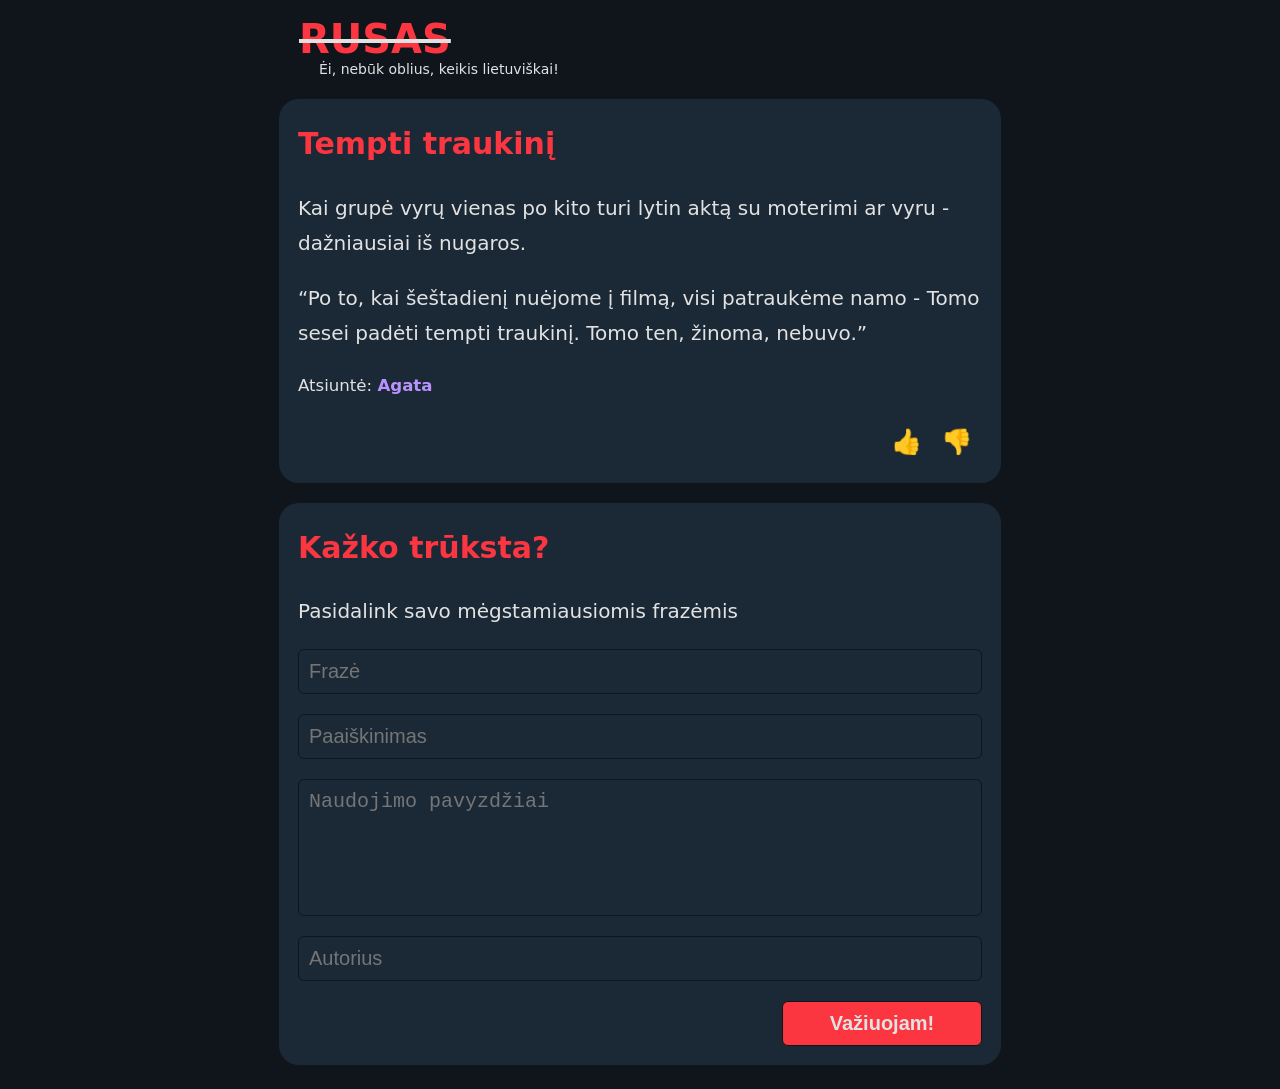
<file: index.html>
<!DOCTYPE html>
<html>

<head>
    <title>NE RUSAS!</title>

    <meta name="viewport" content="width=device-width,initial-scale=1.0">

    <link rel="shortcut icon" type="image/x-icon" href="/favicon.ico">
    <link rel="stylesheet" href="styles.css">

    <script>
        document.addEventListener("DOMContentLoaded", function () {
            document.getElementById("phrases-form").reset();
        });

        function vote(index, value) {
            var url = `https://script.google.com/macros/s/AKfycbwMn-xiY8OyLIW-1XOZmSYd-HQALoaVOdnyozWZDt3GkJEcA1gfvblkxogHv-oESNfn/exec?Id=${index}&Value=${value}&Origin=NERUSAS`;

            fetch(url, { method: 'GET', mode: 'no-cors' });

            alert(`Gavom!`)
        }
    </script>
</head>

<body>
    <nav>
        <h1><a href="#">RUSAS</a></h1>
        <p>Ėi, nebūk oblius, keikis lietuviškai!</p>
    </nav>
    <article>
        <h1>Tempti traukinį</h1>
        <p>Kai grupė vyrų vienas po kito turi lytin aktą su moterimi ar vyru - dažniausiai iš nugaros.</p>
        <ul>
            <li><q>Po to, kai šeštadienį nuėjome į filmą, visi patraukėme namo - Tomo sesei padėti tempti traukinį. Tomo ten, žinoma, nebuvo.</q></li>
        </ul>
        <h5>Atsiuntė: <span>Agata</span></h5>
        <div class="actions">
            <button onclick="vote(1, 1)">👍</button>
            <button onclick="vote(1, -1)">👎</button>
        </div>
    </article>
    <article id="share">
        <h1><a href="#share">Kažko trūksta?</a></h1>
        <p>Pasidalink savo mėgstamiausiomis frazėmis</p>
        <form id="phrases-form"
            action="https://script.google.com/macros/s/AKfycbzNOECMxsN4s8rq1jAb09-GsFYVl7hs7F3ykuSacollfTZQ1fVFWSATGRog4ThhXXbn-w/exec"
            method="POST">
            <input type="text" name="Name" placeholder="Frazė" required>
            <input type="text" name="Description" placeholder="Paaiškinimas" required>
            <textarea name="Usages" rows="5" cols="33" placeholder="Naudojimo pavyzdžiai" required></textarea>
            <input type="text" name="Author" placeholder="Autorius" required>
            <input type="text" name="Origin" value="NERUSAS" hidden />
            <button type="submit">Važiuojam!</button>
        </form>
    </article>
</body>

</html>
</file>
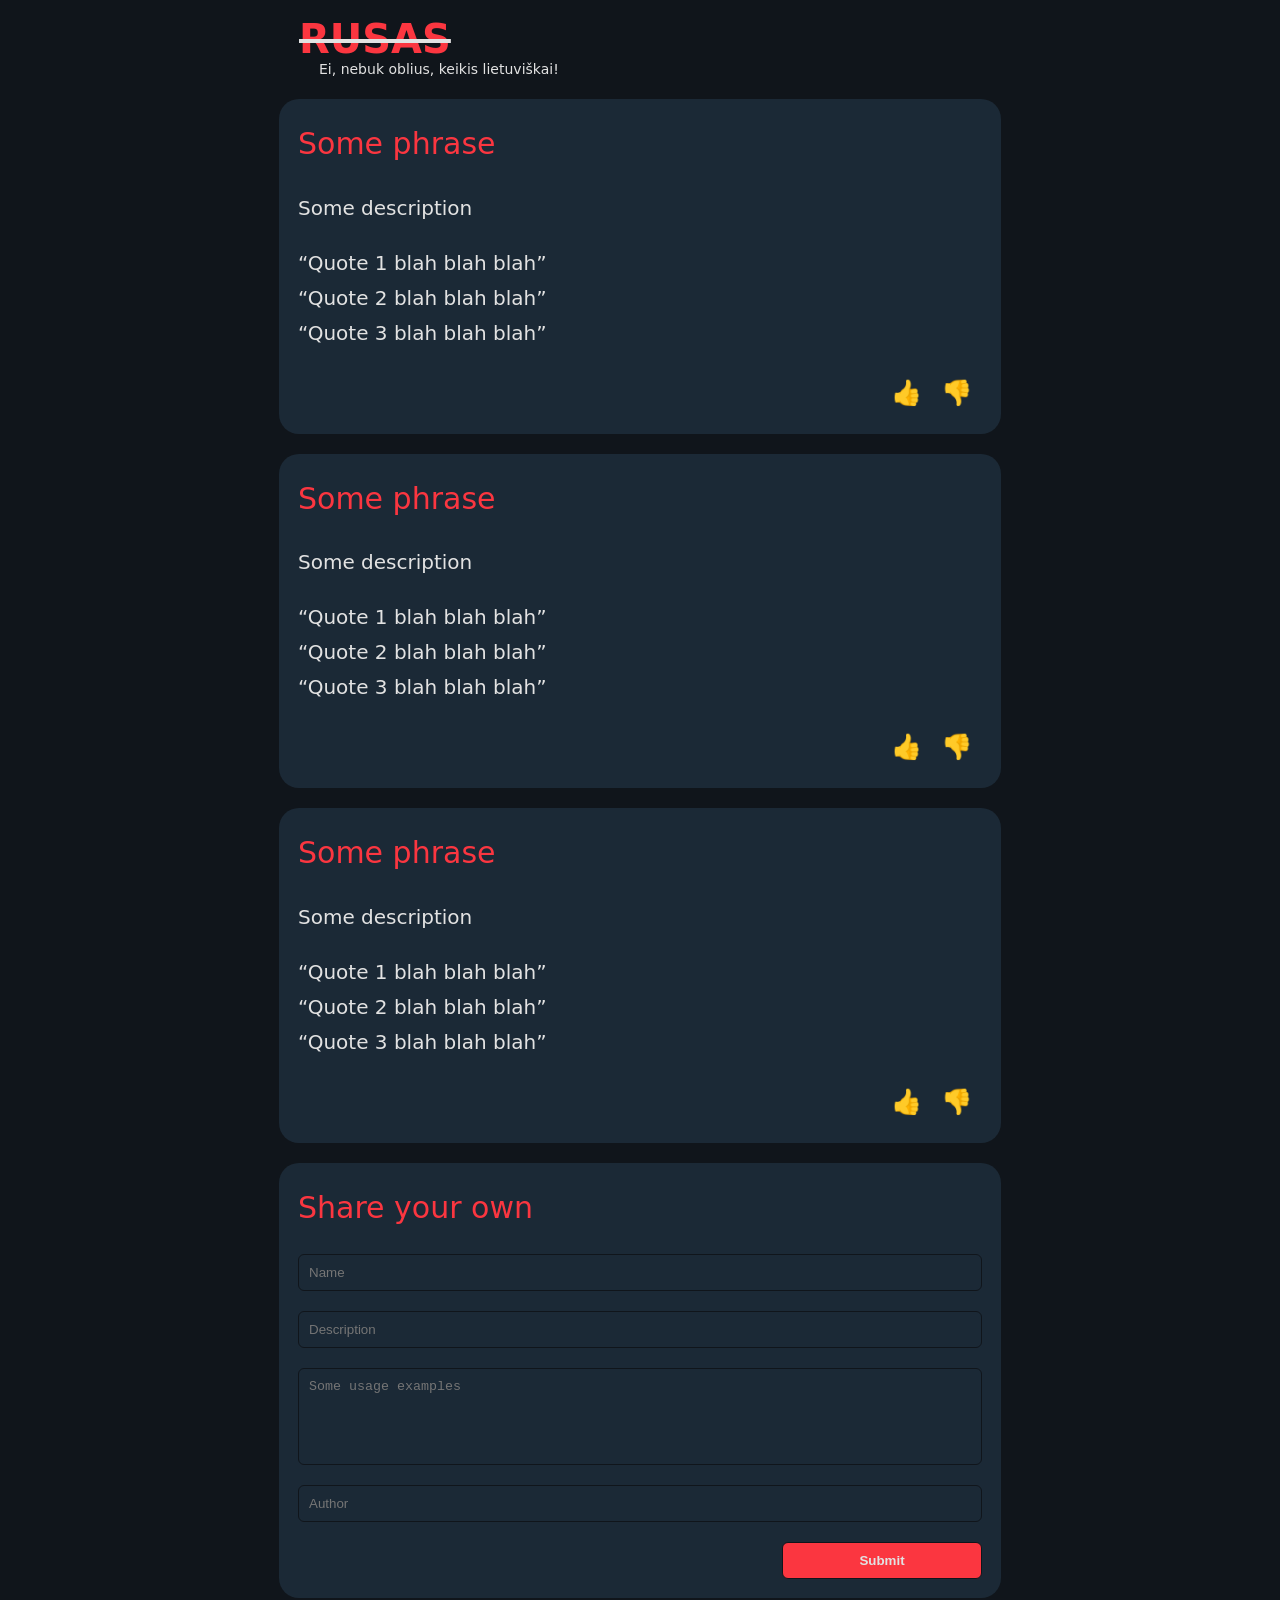
<file: idea.html>
<!DOCTYPE html>
<html>

<head>
    <title>NE RUSAS!</title>

    <link rel="shortcut icon" type="image/x-icon" href="/favicon.ico">

    <style>
        :root {
            --system-ui: system-ui, "Segoe UI", Roboto, Helvetica, Arial, sans-serif, "Apple Color Emoji", "Segoe UI Emoji", "Segoe UI Symbol";
            --background-color: #10151b;
            --secondary-color: #1b2936;
            --primary-color: #FB3640;
            --tertiary-color: #B892FF;;
            --text-color: #E2E2E2;
        }

        html {
            box-sizing: border-box;
            line-height: 1.75;
            font-size: 1.25em;
            font-family: var(--system-ui);
        }

        *,
        *:before,
        *:after {
            box-sizing: inherit;
        }

        body,
        h1,
        h2,
        h3,
        h4,
        h5,
        h6,
        p,
        ol,
        ul {
            margin: 0;
            padding: 0;
            font-weight: normal;
        }

        ol,
        ul {
            list-style: none;
        }

        a:link,
        a:visited,
        a:hover,
        a:active {
            color: var(--primary-color);
            text-decoration: none;
        }

        body {
            padding: calc(1vmin + .5rem);
            max-width: 38rem;
            margin: auto;
        }

        html {
            background-color: var(--background-color);
            color: var(--text-color);
        }

        body {
            display: flex;
            flex-direction: column;
            gap: 1rem;
        }

        form {
            display: flex;
            flex-direction: column;
            gap: 1rem;
            align-items: flex-end;
        }

        input,
        textarea {
            padding: .5rem;
            background-color: transparent;
            color: var(--text-color);
            border: 1px solid var(--background-color);
            border-radius: .3rem;
            width: 100%;
            resize: none;
        }

        form button {
            padding: .5rem;
            width: 10rem;
            background-color: var(--primary-color);
            color: var(--text-color);
            border: 1px solid var(--background-color);
            border-radius: .3rem;
            font-weight: 600;
        }

        article {
            padding: calc(1vmin + .5rem);
            border-radius: 1rem;
            background-color: var(--secondary-color);
            display: flex;
            flex-direction: column;
            gap: 1rem;
        }

        nav {
            padding-left: 1rem;
        }

        nav h1 {
            text-decoration: line-through;
            font-size: 2rem;
            font-weight: 600;
        }

        nav h1,
        nav a {
            line-height: 2rem;
        }

        nav p {
            line-height: 1rem;
            font-size: .7rem;
            padding-left: 1rem
        }

        .actions {
            display: flex;
            flex-direction: row;
            justify-content: right;
        }

        .actions button {
            cursor: pointer;
            padding: 0.5rem;
            background-color: transparent;
            border: none;
            font-size: 1.2rem;
            line-height: 1.2rem;
        }

        @media (max-width: 800px) {
            body {
                width: 100%;
            }

            .actions button {
                font-size: 1.5rem;
                line-height: 1.5rem;
            }
        }
    </style>

    <script>
        document.addEventListener("DOMContentLoaded", function () {
            document.getElementById("phrases-form").reset();
        });
    </script>
</head>

<body>
    <nav>
        <h1><a href="#">RUSAS</a></h1>
        <p>Ei, nebuk oblius, keikis lietuviškai!</p>
    </nav>
    <article>
        <h1><a href="#">Some phrase</a></h1>
        <p>Some description</p>
        <ul>
            <li><q>Quote 1 blah blah blah</q></li>
            <li><q>Quote 2 blah blah blah</q></li>
            <li><q>Quote 3 blah blah blah</q></li>
        </ul>
        <div class="actions">
            <button>👍</button>
            <button>👎</button>
        </div>
    </article>
    <article>
        <h1><a href="#">Some phrase</a></h1>
        <p>Some description</p>
        <ul>
            <li><q>Quote 1 blah blah blah</q></li>
            <li><q>Quote 2 blah blah blah</q></li>
            <li><q>Quote 3 blah blah blah</q></li>
        </ul>
        <div class="actions">
            <button>👍</button>
            <button>👎</button>
        </div>
    </article>
    <article>
        <h1><a href="#">Some phrase</a></h1>
        <p>Some description</p>
        <ul>
            <li><q>Quote 1 blah blah blah</q></li>
            <li><q>Quote 2 blah blah blah</q></li>
            <li><q>Quote 3 blah blah blah</q></li>
        </ul>
        <div class="actions">
            <button>👍</button>
            <button>👎</button>
        </div>
    </article>
    <article id="share">
        <h1><a href="#share">Share your own</a></h1>
        <form id="phrases-form"
            action="https://script.google.com/macros/s/AKfycbzNOECMxsN4s8rq1jAb09-GsFYVl7hs7F3ykuSacollfTZQ1fVFWSATGRog4ThhXXbn-w/exec"
            method="POST">
            <input type="text" name="Name" placeholder="Name" required>
            <input type="text" name="Description" placeholder="Description" required>
            <textarea name="Usages" rows="5" cols="33" placeholder="Some usage examples" required></textarea>
            <input type="text" name="Author" placeholder="Author" required>
            <input type="text" name="Origin" value="NERUSAS" hidden />
            <button type="submit">Submit</button>
        </form>
    </article>
</body>

</html>
</file>
<file: styles.css>
:root {
    --system-ui: system-ui, "Segoe UI", Roboto, Helvetica, Arial, sans-serif, "Apple Color Emoji", "Segoe UI Emoji", "Segoe UI Symbol";
    --background-color: #10151b;
    --secondary-color: #1b2936;
    --primary-color: #FB3640;
    --tertiary-color: #B892FF;
    ;
    --text-color: #E2E2E2;
}

html {
    box-sizing: border-box;
    line-height: 1.75;
    font-size: 1.25em;
    font-family: var(--system-ui);
}

*,
*:before,
*:after {
    box-sizing: inherit;
}

body,
h1,
h2,
h3,
h4,
h5,
h6,
p,
ol,
ul {
    margin: 0;
    padding: 0;
    font-weight: normal;
}

ol,
ul {
    list-style: none;
}

a:link,
a:visited,
a:hover,
a:active {
    color: var(--primary-color);
    text-decoration: none;
}

body {
    padding: calc(1vmin + .5rem);
    max-width: 38rem;
    margin: auto;
}

html {
    background-color: var(--background-color);
    color: var(--text-color);
}

body {
    display: flex;
    flex-direction: column;
    gap: 1rem;
}

form {
    display: flex;
    flex-direction: column;
    gap: 1rem;
    align-items: flex-end;
}

input,
textarea {
    padding: .5rem;
    font-size: 1rem;
    background-color: transparent;
    color: var(--text-color);
    border: 1px solid var(--background-color);
    border-radius: .3rem;
    width: 100%;
    resize: none;
}

form button {
    padding: .5rem;
    width: 10rem;
    background-color: var(--primary-color);
    color: var(--text-color);
    border: 1px solid var(--background-color);
    border-radius: .3rem;
    font-weight: 600;
    font-size: 1rem;
}

article {
    padding: calc(1vmin + .5rem);
    border-radius: 1rem;
    background-color: var(--secondary-color);
    display: flex;
    flex-direction: column;
    gap: 1rem;
}

article h1 {
    color: var(--primary-color);
    font-weight: 600;
}

article span {
    color: var(--tertiary-color);
    font-weight: 600;
}

nav {
    padding-left: 1rem;
}

nav h1 {
    text-decoration: line-through;
    font-size: 2rem;
    font-weight: 600;
}

nav h1,
nav a {
    line-height: 2rem;
}

nav p {
    line-height: 1rem;
    font-size: .7rem;
    padding-left: 1rem
}

.actions {
    display: flex;
    flex-direction: row;
    justify-content: right;
}

.actions button {
    cursor: pointer;
    padding: 0.5rem;
    background-color: transparent;
    border: none;
    font-size: 1.2rem;
    line-height: 1.2rem;
}

@media (max-width: 800px) {
    body {
        width: 100%;
    }

    .actions button {
        font-size: 1.5rem;
        line-height: 1.5rem;
    }
}
</file>
